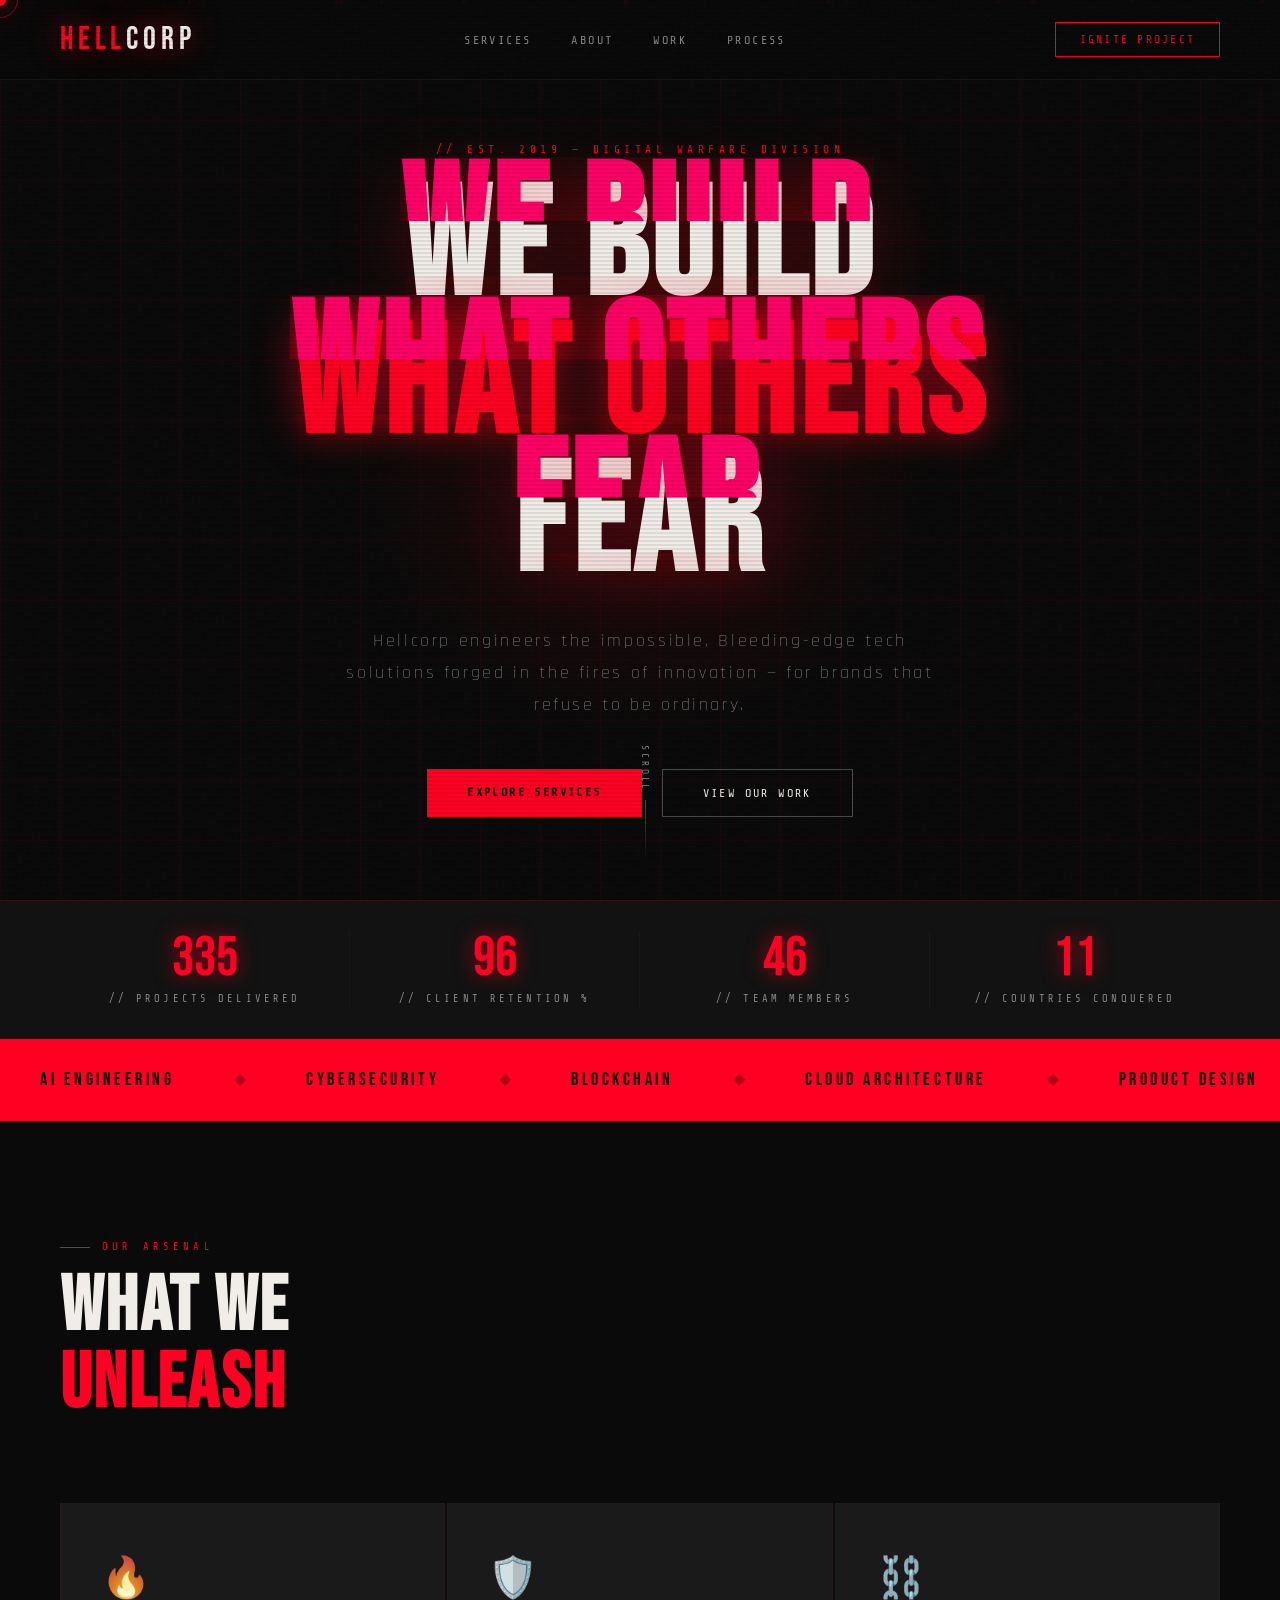
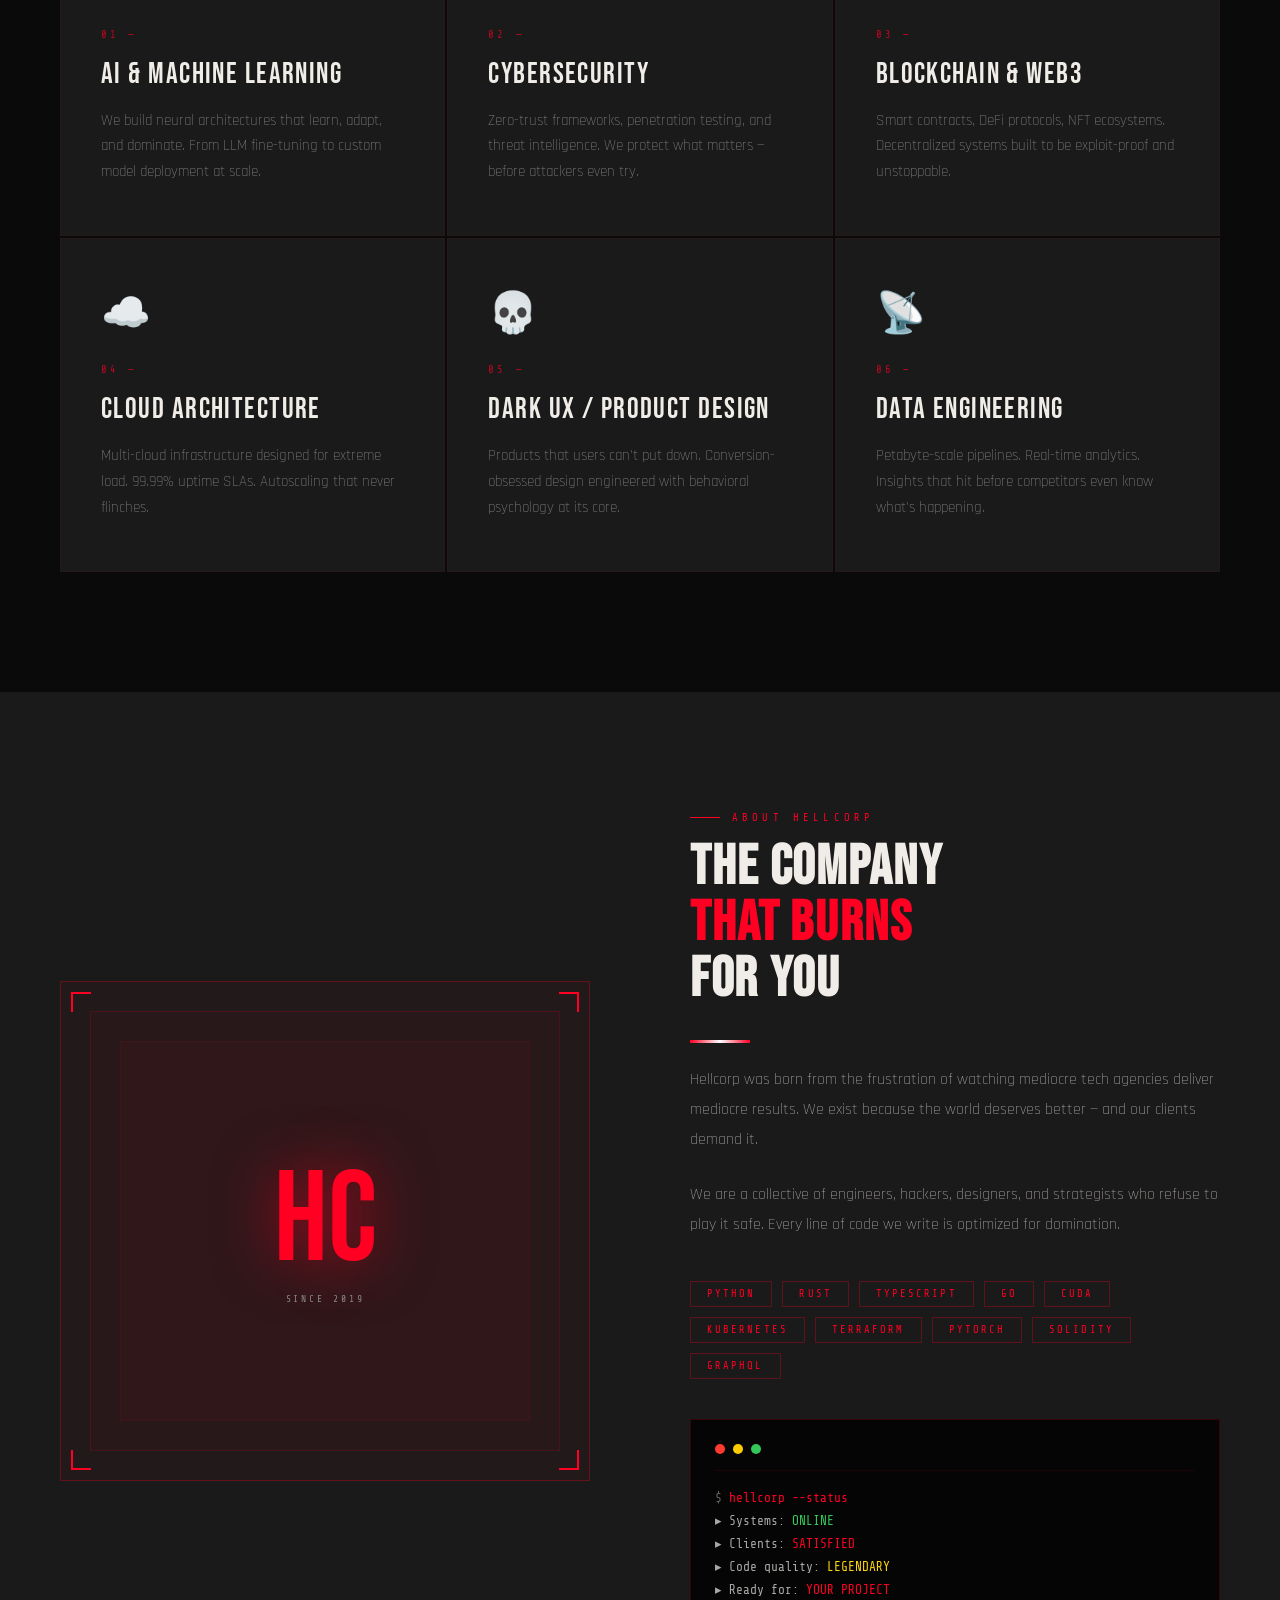
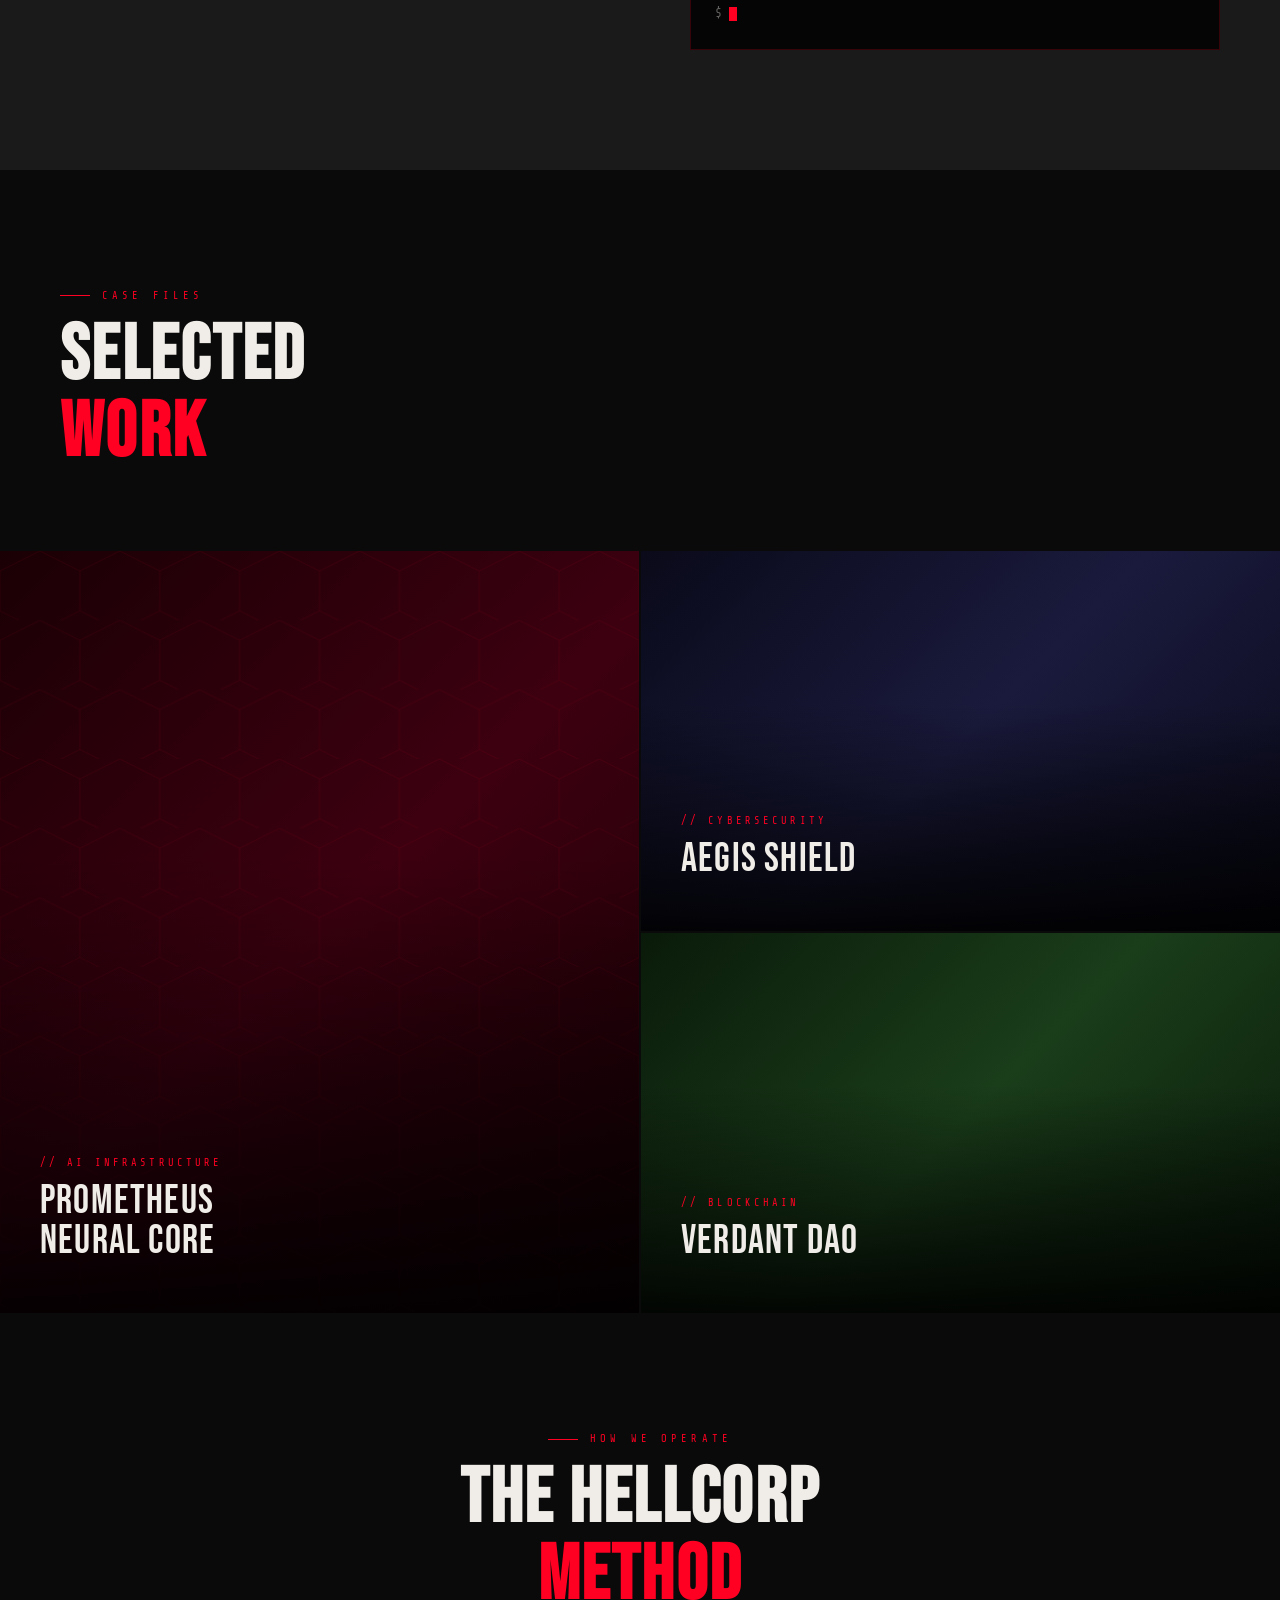
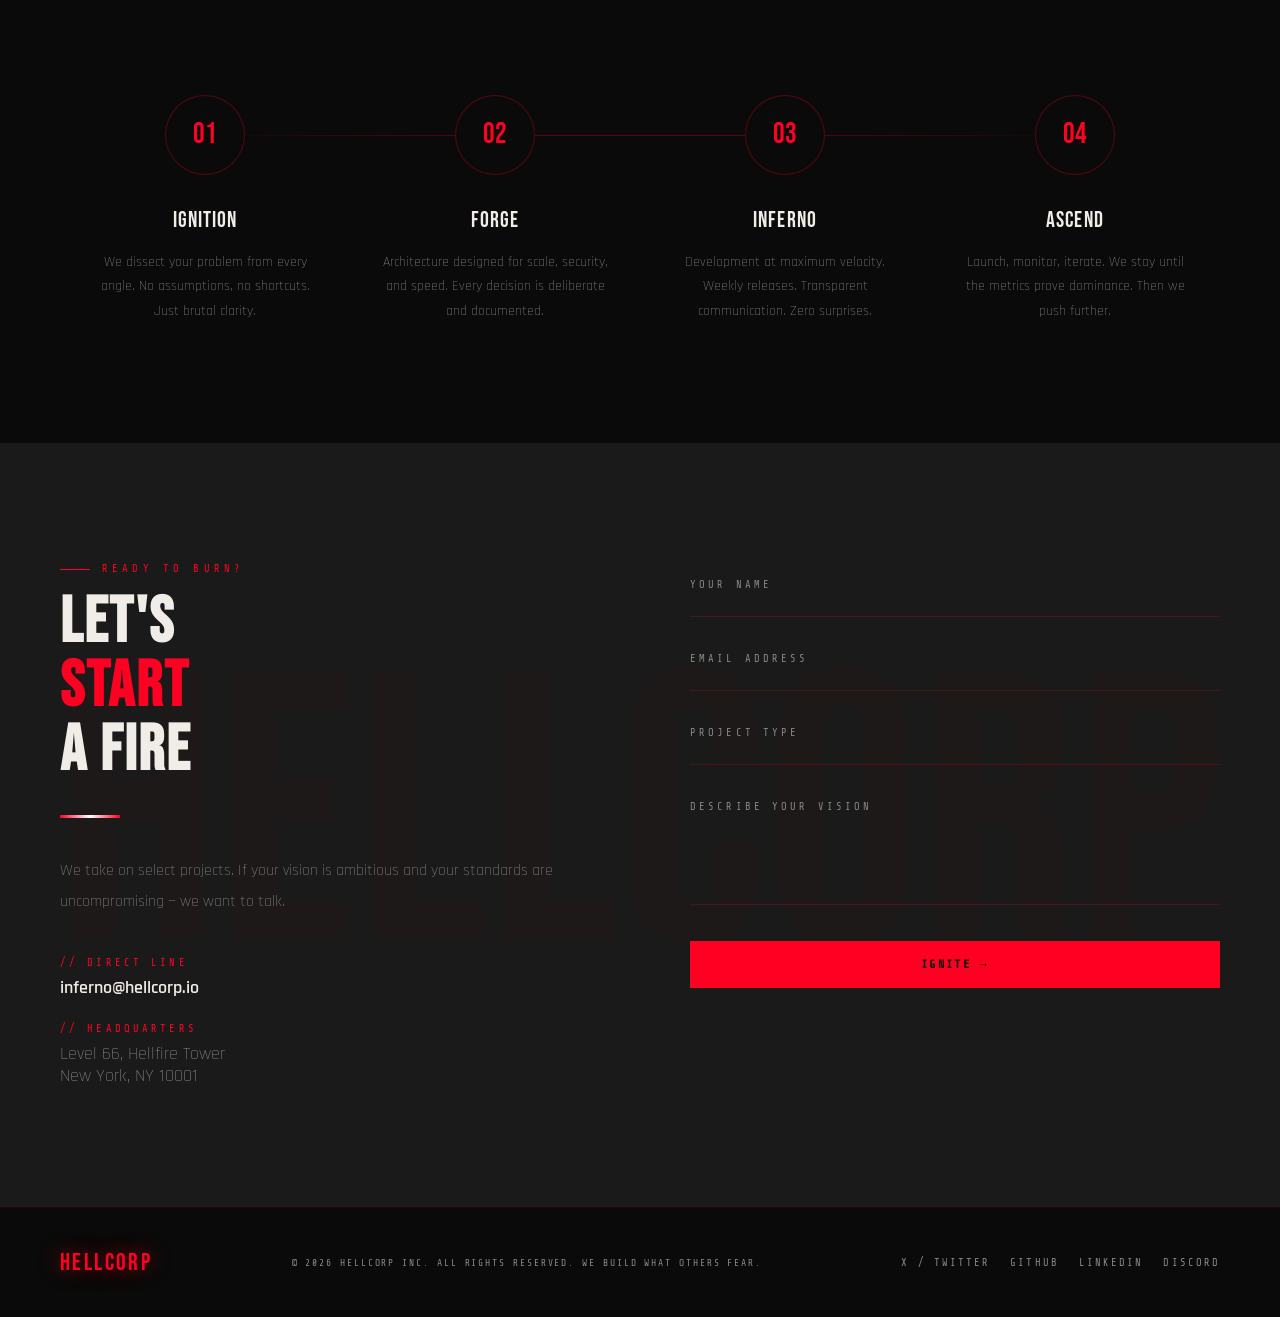
<file: index.html>
<!DOCTYPE html>
<html lang="en">
<head>
<meta charset="UTF-8">
<meta name="viewport" content="width=device-width, initial-scale=1.0">
<title>HELLCORP — WE BUILD WHAT OTHERS FEAR</title>
<link href="https://fonts.googleapis.com/css2?family=Bebas+Neue&family=Share+Tech+Mono&family=Rajdhani:wght@300;400;600;700&display=swap" rel="stylesheet">
<style>
  :root {
    --hell-red: #FF0022;
    --hell-orange: #FF4500;
    --ember: #FF6B00;
    --ash: #1A1A1A;
    --void: #0A0A0A;
    --smoke: #2D2D2D;
    --white: #F0EDE8;
    --dim: #888888;
    --glow: rgba(255,0,34,0.6);
  }

  * { margin:0; padding:0; box-sizing:border-box; }

  html { scroll-behavior: smooth; }

  body {
    background: var(--void);
    color: var(--white);
    font-family: 'Rajdhani', sans-serif;
    cursor: none;
    overflow-x: hidden;
  }

  /* CUSTOM CURSOR */
  .cursor {
    position: fixed;
    width: 12px; height: 12px;
    background: var(--hell-red);
    border-radius: 50%;
    pointer-events: none;
    z-index: 9999;
    transform: translate(-50%,-50%);
    transition: transform 0.1s;
    box-shadow: 0 0 20px var(--glow), 0 0 40px var(--glow);
  }
  .cursor-ring {
    position: fixed;
    width: 36px; height: 36px;
    border: 1px solid rgba(255,0,34,0.5);
    border-radius: 50%;
    pointer-events: none;
    z-index: 9998;
    transform: translate(-50%,-50%);
    transition: all 0.15s ease;
  }

  /* NOISE OVERLAY */
  body::before {
    content: '';
    position: fixed;
    inset: 0;
    background-image: url("data:image/svg+xml,%3Csvg viewBox='0 0 256 256' xmlns='http://www.w3.org/2000/svg'%3E%3Cfilter id='n'%3E%3CfeTurbulence type='fractalNoise' baseFrequency='0.9' numOctaves='4' stitchTiles='stitch'/%3E%3C/filter%3E%3Crect width='100%25' height='100%25' filter='url(%23n)' opacity='0.04'/%3E%3C/svg%3E");
    pointer-events: none;
    z-index: 9000;
    opacity: 0.35;
  }

  /* SCANLINES */
  body::after {
    content: '';
    position: fixed;
    inset: 0;
    background: repeating-linear-gradient(0deg, transparent, transparent 2px, rgba(0,0,0,0.08) 2px, rgba(0,0,0,0.08) 4px);
    pointer-events: none;
    z-index: 9001;
  }

  /* NAV */
  nav {
    position: fixed;
    top: 0; left: 0; right: 0;
    z-index: 1000;
    display: flex;
    justify-content: space-between;
    align-items: center;
    padding: 20px 60px;
    border-bottom: 1px solid rgba(255,0,34,0.15);
    background: rgba(10,10,10,0.85);
    backdrop-filter: blur(10px);
  }

  .logo {
    font-family: 'Bebas Neue', sans-serif;
    font-size: 2rem;
    letter-spacing: 0.15em;
    color: var(--hell-red);
    text-shadow: 0 0 30px var(--glow);
    animation: flicker 4s infinite;
  }

  .logo span { color: var(--white); }

  @keyframes flicker {
    0%,95%,100% { opacity:1; }
    96% { opacity:0.8; }
    97% { opacity:1; }
    98% { opacity:0.6; }
    99% { opacity:1; }
  }

  .nav-links {
    display: flex;
    gap: 40px;
    list-style: none;
  }

  .nav-links a {
    font-family: 'Share Tech Mono', monospace;
    font-size: 0.75rem;
    letter-spacing: 0.2em;
    color: var(--dim);
    text-decoration: none;
    text-transform: uppercase;
    transition: color 0.3s, text-shadow 0.3s;
    position: relative;
  }

  .nav-links a::after {
    content: '';
    position: absolute;
    bottom: -4px; left: 0;
    width: 0; height: 1px;
    background: var(--hell-red);
    transition: width 0.3s;
  }

  .nav-links a:hover { color: var(--hell-red); text-shadow: 0 0 15px var(--glow); }
  .nav-links a:hover::after { width: 100%; }

  .nav-btn {
    font-family: 'Share Tech Mono', monospace;
    font-size: 0.7rem;
    letter-spacing: 0.2em;
    text-transform: uppercase;
    border: 1px solid var(--hell-red);
    color: var(--hell-red);
    background: transparent;
    padding: 10px 24px;
    cursor: none;
    transition: all 0.3s;
    position: relative;
    overflow: hidden;
  }

  .nav-btn::before {
    content: '';
    position: absolute;
    inset: 0;
    background: var(--hell-red);
    transform: scaleX(0);
    transform-origin: left;
    transition: transform 0.3s;
    z-index: -1;
  }

  .nav-btn:hover { color: var(--void); }
  .nav-btn:hover::before { transform: scaleX(1); }

  /* HERO */
  .hero {
    min-height: 100vh;
    display: flex;
    align-items: center;
    justify-content: center;
    position: relative;
    overflow: hidden;
    padding: 120px 60px 60px;
  }

  /* ANIMATED GRID BG */
  .grid-bg {
    position: absolute;
    inset: 0;
    background-image:
      linear-gradient(rgba(255,0,34,0.04) 1px, transparent 1px),
      linear-gradient(90deg, rgba(255,0,34,0.04) 1px, transparent 1px);
    background-size: 60px 60px;
    animation: gridMove 20s linear infinite;
  }

  @keyframes gridMove {
    0% { transform: perspective(500px) rotateX(20deg) translateY(0); }
    100% { transform: perspective(500px) rotateX(20deg) translateY(60px); }
  }

  /* RADIAL GLOW BG */
  .hero-glow {
    position: absolute;
    width: 600px; height: 600px;
    border-radius: 50%;
    background: radial-gradient(circle, rgba(255,0,34,0.12) 0%, transparent 70%);
    top: 50%; left: 50%;
    transform: translate(-50%, -50%);
    animation: pulse 3s ease-in-out infinite;
  }

  @keyframes pulse {
    0%,100% { transform: translate(-50%,-50%) scale(1); opacity:0.6; }
    50% { transform: translate(-50%,-50%) scale(1.2); opacity:1; }
  }

  /* FLOATING PARTICLES */
  .particles { position: absolute; inset: 0; overflow: hidden; pointer-events: none; }
  .particle {
    position: absolute;
    width: 2px; height: 2px;
    background: var(--hell-red);
    border-radius: 50%;
    animation: rise linear infinite;
    box-shadow: 0 0 6px var(--glow);
  }

  @keyframes rise {
    0% { transform: translateY(100vh) translateX(0); opacity: 0; }
    10% { opacity: 1; }
    90% { opacity: 1; }
    100% { transform: translateY(-100px) translateX(40px); opacity: 0; }
  }

  .hero-content {
    position: relative;
    z-index: 10;
    text-align: center;
    max-width: 1000px;
  }

  .hero-tag {
    font-family: 'Share Tech Mono', monospace;
    font-size: 0.7rem;
    letter-spacing: 0.4em;
    color: var(--hell-red);
    text-transform: uppercase;
    margin-bottom: 24px;
    animation: fadeUp 0.8s ease 0.2s both;
  }

  .hero-title {
    font-family: 'Bebas Neue', sans-serif;
    font-size: clamp(5rem, 12vw, 11rem);
    line-height: 0.9;
    letter-spacing: 0.03em;
    color: var(--white);
    text-shadow: 0 0 80px rgba(255,0,34,0.3);
    animation: fadeUp 0.8s ease 0.4s both;
    position: relative;
  }

  .hero-title .red { color: var(--hell-red); text-shadow: 0 0 40px var(--glow); }

  .glitch {
    position: relative;
  }
  .glitch::before, .glitch::after {
    content: attr(data-text);
    position: absolute;
    top: 0; left: 0;
    width: 100%;
    height: 100%;
    font-family: 'Bebas Neue', sans-serif;
    font-size: inherit;
    line-height: inherit;
    letter-spacing: inherit;
  }
  .glitch::before {
    color: #FF0066;
    animation: glitch1 3s infinite 1s;
    clip-path: polygon(0 0, 100% 0, 100% 35%, 0 35%);
    transform: translateX(-3px);
  }
  .glitch::after {
    color: #00FFFF;
    animation: glitch2 3s infinite 1s;
    clip-path: polygon(0 65%, 100% 65%, 100% 100%, 0 100%);
    transform: translateX(3px);
  }

  @keyframes glitch1 {
    0%,100% { opacity:0; transform: translateX(-3px); }
    92%,95% { opacity:0; }
    93%,94% { opacity:0.8; transform: translateX(-6px) skewX(-5deg); }
  }
  @keyframes glitch2 {
    0%,100% { opacity:0; transform: translateX(3px); }
    92%,95% { opacity:0; }
    93%,94% { opacity:0.8; transform: translateX(6px) skewX(5deg); }
  }

  .hero-sub {
    font-family: 'Rajdhani', sans-serif;
    font-size: 1.1rem;
    font-weight: 300;
    letter-spacing: 0.15em;
    color: var(--dim);
    margin-top: 32px;
    line-height: 1.8;
    max-width: 600px;
    margin-left: auto;
    margin-right: auto;
    animation: fadeUp 0.8s ease 0.6s both;
  }

  .hero-btns {
    display: flex;
    gap: 20px;
    justify-content: center;
    margin-top: 48px;
    animation: fadeUp 0.8s ease 0.8s both;
  }

  .btn-primary {
    font-family: 'Share Tech Mono', monospace;
    font-size: 0.75rem;
    letter-spacing: 0.2em;
    text-transform: uppercase;
    background: var(--hell-red);
    color: var(--void);
    border: none;
    padding: 16px 40px;
    cursor: none;
    font-weight: 700;
    position: relative;
    overflow: hidden;
    transition: all 0.3s;
    text-decoration: none;
    display: inline-block;
  }

  .btn-primary::after {
    content: '';
    position: absolute;
    inset: 0;
    background: linear-gradient(135deg, transparent 40%, rgba(255,255,255,0.2) 50%, transparent 60%);
    transform: translateX(-100%);
    transition: transform 0.5s;
  }

  .btn-primary:hover { box-shadow: 0 0 40px var(--glow); transform: translateY(-2px); }
  .btn-primary:hover::after { transform: translateX(200%); }

  .btn-secondary {
    font-family: 'Share Tech Mono', monospace;
    font-size: 0.75rem;
    letter-spacing: 0.2em;
    text-transform: uppercase;
    background: transparent;
    color: var(--white);
    border: 1px solid rgba(240,237,232,0.3);
    padding: 16px 40px;
    cursor: none;
    transition: all 0.3s;
    text-decoration: none;
    display: inline-block;
  }

  .btn-secondary:hover { border-color: var(--white); background: rgba(240,237,232,0.05); }

  /* SCROLL INDICATOR */
  .scroll-ind {
    position: absolute;
    bottom: 40px;
    left: 50%;
    transform: translateX(-50%);
    display: flex;
    flex-direction: column;
    align-items: center;
    gap: 8px;
    animation: fadeUp 1s ease 1.2s both;
  }

  .scroll-line {
    width: 1px;
    height: 60px;
    background: linear-gradient(to bottom, var(--hell-red), transparent);
    animation: scrollAnim 2s ease-in-out infinite;
  }

  @keyframes scrollAnim {
    0%,100% { transform: scaleY(1); opacity:1; }
    50% { transform: scaleY(0.5); opacity:0.5; }
  }

  .scroll-txt {
    font-family: 'Share Tech Mono', monospace;
    font-size: 0.6rem;
    letter-spacing: 0.3em;
    color: var(--dim);
    text-transform: uppercase;
    writing-mode: vertical-lr;
  }

  @keyframes fadeUp {
    from { opacity:0; transform: translateY(30px); }
    to { opacity:1; transform: translateY(0); }
  }

  /* STATS BAR */
  .stats {
    border-top: 1px solid rgba(255,0,34,0.15);
    border-bottom: 1px solid rgba(255,0,34,0.15);
    background: rgba(20,20,20,0.8);
    padding: 30px 60px;
    display: grid;
    grid-template-columns: repeat(4, 1fr);
    gap: 0;
  }

  .stat {
    text-align: center;
    padding: 0 40px;
    border-right: 1px solid rgba(255,0,34,0.1);
    position: relative;
  }

  .stat:last-child { border-right: none; }

  .stat-num {
    font-family: 'Bebas Neue', sans-serif;
    font-size: 3.5rem;
    color: var(--hell-red);
    text-shadow: 0 0 20px var(--glow);
    line-height: 1;
    display: block;
  }

  .stat-label {
    font-family: 'Share Tech Mono', monospace;
    font-size: 0.65rem;
    letter-spacing: 0.3em;
    color: var(--dim);
    text-transform: uppercase;
    margin-top: 4px;
  }

  /* SERVICES */
  .section {
    padding: 120px 60px;
    position: relative;
  }

  .section-header {
    margin-bottom: 80px;
    position: relative;
  }

  .section-tag {
    font-family: 'Share Tech Mono', monospace;
    font-size: 0.65rem;
    letter-spacing: 0.4em;
    color: var(--hell-red);
    text-transform: uppercase;
    margin-bottom: 16px;
    display: flex;
    align-items: center;
    gap: 12px;
  }

  .section-tag::before {
    content: '';
    width: 30px; height: 1px;
    background: var(--hell-red);
  }

  .section-title {
    font-family: 'Bebas Neue', sans-serif;
    font-size: clamp(3rem, 6vw, 6rem);
    line-height: 1;
    letter-spacing: 0.03em;
  }

  .services-grid {
    display: grid;
    grid-template-columns: repeat(3, 1fr);
    gap: 2px;
  }

  .service-card {
    background: var(--ash);
    padding: 50px 40px;
    position: relative;
    overflow: hidden;
    cursor: none;
    transition: all 0.4s;
    border: 1px solid rgba(255,0,34,0.05);
  }

  .service-card::before {
    content: '';
    position: absolute;
    bottom: 0; left: 0;
    width: 100%; height: 2px;
    background: var(--hell-red);
    transform: scaleX(0);
    transform-origin: left;
    transition: transform 0.4s;
  }

  .service-card::after {
    content: '';
    position: absolute;
    inset: 0;
    background: linear-gradient(135deg, rgba(255,0,34,0.05), transparent);
    opacity: 0;
    transition: opacity 0.4s;
  }

  .service-card:hover {
    transform: translateY(-4px);
    background: #222;
    border-color: rgba(255,0,34,0.2);
  }

  .service-card:hover::before { transform: scaleX(1); }
  .service-card:hover::after { opacity: 1; }

  .service-icon {
    font-size: 2.5rem;
    margin-bottom: 24px;
    display: block;
    filter: grayscale(0.3);
    transition: filter 0.3s;
  }

  .service-card:hover .service-icon { filter: none; }

  .service-num {
    font-family: 'Share Tech Mono', monospace;
    font-size: 0.65rem;
    letter-spacing: 0.3em;
    color: var(--hell-red);
    margin-bottom: 16px;
    opacity: 0.7;
  }

  .service-title {
    font-family: 'Bebas Neue', sans-serif;
    font-size: 1.8rem;
    letter-spacing: 0.05em;
    margin-bottom: 16px;
    color: var(--white);
  }

  .service-desc {
    font-size: 0.95rem;
    font-weight: 300;
    color: var(--dim);
    line-height: 1.7;
  }

  .service-arrow {
    position: absolute;
    bottom: 30px; right: 30px;
    font-size: 1.5rem;
    color: var(--hell-red);
    opacity: 0;
    transform: translate(-10px, 10px);
    transition: all 0.3s;
  }

  .service-card:hover .service-arrow { opacity: 1; transform: translate(0,0); }

  /* MARQUEE */
  .marquee-section {
    padding: 30px 0;
    background: var(--hell-red);
    overflow: hidden;
    white-space: nowrap;
  }

  .marquee-track {
    display: inline-flex;
    animation: marquee 20s linear infinite;
  }

  .marquee-item {
    font-family: 'Bebas Neue', sans-serif;
    font-size: 1.1rem;
    letter-spacing: 0.2em;
    color: var(--void);
    margin: 0 40px;
    text-transform: uppercase;
  }

  .marquee-dot {
    color: rgba(0,0,0,0.3);
    margin: 0 20px;
  }

  @keyframes marquee {
    from { transform: translateX(0); }
    to { transform: translateX(-50%); }
  }

  /* ABOUT */
  .about-grid {
    display: grid;
    grid-template-columns: 1fr 1fr;
    gap: 100px;
    align-items: center;
  }

  .about-visual {
    position: relative;
    height: 500px;
  }

  .about-box {
    position: absolute;
    border: 1px solid rgba(255,0,34,0.3);
    background: rgba(255,0,34,0.03);
  }

  .about-box-1 { inset: 0; animation: boxFloat1 6s ease-in-out infinite; }
  .about-box-2 { inset: 30px; border-color: rgba(255,0,34,0.15); animation: boxFloat2 8s ease-in-out infinite; }
  .about-box-3 { inset: 60px; border-color: rgba(255,0,34,0.08); animation: boxFloat1 10s ease-in-out infinite reverse; }

  @keyframes boxFloat1 {
    0%,100% { transform: translate(0,0) rotate(0deg); }
    50% { transform: translate(5px,-5px) rotate(0.5deg); }
  }

  @keyframes boxFloat2 {
    0%,100% { transform: translate(0,0) rotate(0deg); }
    50% { transform: translate(-5px,5px) rotate(-0.5deg); }
  }

  .about-center {
    position: absolute;
    top: 50%; left: 50%;
    transform: translate(-50%,-50%);
    text-align: center;
  }

  .hell-symbol {
    font-family: 'Bebas Neue', sans-serif;
    font-size: 8rem;
    color: var(--hell-red);
    text-shadow: 0 0 60px var(--glow);
    line-height: 1;
    animation: symbolPulse 3s ease-in-out infinite;
  }

  @keyframes symbolPulse {
    0%,100% { text-shadow: 0 0 60px var(--glow); }
    50% { text-shadow: 0 0 100px var(--glow), 0 0 150px rgba(255,0,34,0.3); }
  }

  .corner-mark {
    position: absolute;
    width: 20px; height: 20px;
    border-color: var(--hell-red);
    border-style: solid;
  }

  .corner-mark.tl { top: 10px; left: 10px; border-width: 2px 0 0 2px; }
  .corner-mark.tr { top: 10px; right: 10px; border-width: 2px 2px 0 0; }
  .corner-mark.bl { bottom: 10px; left: 10px; border-width: 0 0 2px 2px; }
  .corner-mark.br { bottom: 10px; right: 10px; border-width: 0 2px 2px 0; }

  .about-text p {
    font-size: 1rem;
    font-weight: 300;
    color: rgba(240,237,232,0.7);
    line-height: 1.9;
    margin-bottom: 24px;
  }

  .tech-tags {
    display: flex;
    flex-wrap: wrap;
    gap: 10px;
    margin-top: 40px;
  }

  .tag {
    font-family: 'Share Tech Mono', monospace;
    font-size: 0.65rem;
    letter-spacing: 0.2em;
    text-transform: uppercase;
    border: 1px solid rgba(255,0,34,0.3);
    color: var(--hell-red);
    padding: 6px 16px;
    position: relative;
    overflow: hidden;
    transition: all 0.3s;
    cursor: none;
  }

  .tag:hover {
    background: rgba(255,0,34,0.1);
    border-color: var(--hell-red);
  }

  /* PROJECTS */
  .projects-grid {
    display: grid;
    grid-template-columns: repeat(2, 1fr);
    gap: 2px;
  }

  .project-card {
    position: relative;
    height: 380px;
    overflow: hidden;
    cursor: none;
    background: var(--ash);
  }

  .project-card:first-child {
    grid-row: span 2;
    height: auto;
  }

  .project-bg {
    position: absolute;
    inset: 0;
    transition: transform 0.6s ease;
  }

  .project-card:hover .project-bg { transform: scale(1.05); }

  .project-bg-1 { background: linear-gradient(135deg, #1a0005, #3d0010, #1a0005); }
  .project-bg-2 { background: linear-gradient(135deg, #0a0a1a, #1a1a3d, #0a0a1a); }
  .project-bg-3 { background: linear-gradient(135deg, #0a1a0a, #1a3d1a, #0a1a0a); }
  .project-bg-4 { background: linear-gradient(135deg, #1a1a0a, #3d3d0a, #1a1a0a); }

  .project-pattern {
    position: absolute;
    inset: 0;
    opacity: 0.1;
  }

  .project-overlay {
    position: absolute;
    inset: 0;
    background: linear-gradient(to top, rgba(0,0,0,0.9) 0%, transparent 60%);
    display: flex;
    flex-direction: column;
    justify-content: flex-end;
    padding: 40px;
    transition: all 0.4s;
  }

  .project-card:hover .project-overlay {
    background: linear-gradient(to top, rgba(0,0,0,0.95) 0%, rgba(0,0,0,0.3) 100%);
  }

  .project-cat {
    font-family: 'Share Tech Mono', monospace;
    font-size: 0.65rem;
    letter-spacing: 0.3em;
    color: var(--hell-red);
    text-transform: uppercase;
    margin-bottom: 12px;
  }

  .project-name {
    font-family: 'Bebas Neue', sans-serif;
    font-size: 2.5rem;
    letter-spacing: 0.03em;
    color: var(--white);
    margin-bottom: 12px;
    line-height: 1;
  }

  .project-desc {
    font-size: 0.9rem;
    color: rgba(240,237,232,0.6);
    font-weight: 300;
    line-height: 1.6;
    max-height: 0;
    overflow: hidden;
    transition: max-height 0.4s;
  }

  .project-card:hover .project-desc { max-height: 100px; }

  /* PROCESS */
  .process-grid {
    display: grid;
    grid-template-columns: repeat(4, 1fr);
    gap: 0;
    position: relative;
  }

  .process-grid::before {
    content: '';
    position: absolute;
    top: 40px;
    left: 12.5%;
    right: 12.5%;
    height: 1px;
    background: linear-gradient(to right, transparent, rgba(255,0,34,0.3), rgba(255,0,34,0.3), transparent);
  }

  .process-step {
    padding: 0 30px;
    text-align: center;
    position: relative;
  }

  .step-num {
    width: 80px; height: 80px;
    border: 1px solid rgba(255,0,34,0.3);
    border-radius: 50%;
    display: flex;
    align-items: center;
    justify-content: center;
    margin: 0 auto 32px;
    font-family: 'Bebas Neue', sans-serif;
    font-size: 1.8rem;
    color: var(--hell-red);
    background: var(--void);
    position: relative;
    z-index: 1;
    transition: all 0.3s;
    cursor: none;
  }

  .step-num:hover {
    background: var(--hell-red);
    color: var(--void);
    box-shadow: 0 0 30px var(--glow);
    border-color: var(--hell-red);
  }

  .step-title {
    font-family: 'Bebas Neue', sans-serif;
    font-size: 1.4rem;
    letter-spacing: 0.05em;
    margin-bottom: 16px;
  }

  .step-desc {
    font-size: 0.9rem;
    font-weight: 300;
    color: var(--dim);
    line-height: 1.7;
  }

  /* CONTACT */
  .contact-section {
    background: var(--ash);
    padding: 120px 60px;
    position: relative;
    overflow: hidden;
  }

  .contact-section::before {
    content: 'HELLCORP';
    position: absolute;
    font-family: 'Bebas Neue', sans-serif;
    font-size: 30vw;
    color: rgba(255,0,34,0.02);
    top: 50%;
    left: 50%;
    transform: translate(-50%,-50%);
    white-space: nowrap;
    pointer-events: none;
    line-height: 1;
  }

  .contact-inner {
    display: grid;
    grid-template-columns: 1fr 1fr;
    gap: 100px;
    align-items: start;
    position: relative;
    z-index: 1;
  }

  .contact-form {
    display: flex;
    flex-direction: column;
    gap: 20px;
  }

  .form-group {
    position: relative;
  }

  .form-input, .form-textarea {
    width: 100%;
    background: var(--void);
    border: 1px solid rgba(255,0,34,0.1);
    border-top: none;
    border-left: none;
    border-right: none;
    border-bottom: 1px solid rgba(255,0,34,0.2);
    color: var(--white);
    font-family: 'Rajdhani', sans-serif;
    font-size: 1rem;
    font-weight: 300;
    padding: 16px 0;
    outline: none;
    transition: border-color 0.3s;
    background: transparent;
  }

  .form-input:focus, .form-textarea:focus {
    border-bottom-color: var(--hell-red);
  }

  .form-textarea { height: 120px; resize: none; }

  .form-label {
    position: absolute;
    top: 16px; left: 0;
    font-family: 'Share Tech Mono', monospace;
    font-size: 0.65rem;
    letter-spacing: 0.3em;
    text-transform: uppercase;
    color: var(--dim);
    transition: all 0.3s;
    pointer-events: none;
  }

  .form-input:focus ~ .form-label,
  .form-input:not(:placeholder-shown) ~ .form-label,
  .form-textarea:focus ~ .form-label,
  .form-textarea:not(:placeholder-shown) ~ .form-label {
    top: -12px;
    font-size: 0.55rem;
    color: var(--hell-red);
  }

  .form-input::placeholder, .form-textarea::placeholder { color: transparent; }

  /* FOOTER */
  footer {
    background: var(--void);
    border-top: 1px solid rgba(255,0,34,0.1);
    padding: 40px 60px;
    display: flex;
    justify-content: space-between;
    align-items: center;
  }

  .footer-logo {
    font-family: 'Bebas Neue', sans-serif;
    font-size: 1.5rem;
    letter-spacing: 0.1em;
    color: var(--hell-red);
    text-shadow: 0 0 20px var(--glow);
  }

  .footer-copy {
    font-family: 'Share Tech Mono', monospace;
    font-size: 0.6rem;
    letter-spacing: 0.2em;
    color: var(--dim);
  }

  .footer-socials {
    display: flex;
    gap: 20px;
  }

  .footer-socials a {
    font-family: 'Share Tech Mono', monospace;
    font-size: 0.65rem;
    letter-spacing: 0.2em;
    color: var(--dim);
    text-decoration: none;
    text-transform: uppercase;
    transition: color 0.3s;
    cursor: none;
  }

  .footer-socials a:hover { color: var(--hell-red); }

  /* TERMINAL */
  .terminal {
    background: rgba(0,0,0,0.8);
    border: 1px solid rgba(255,0,34,0.2);
    padding: 24px;
    font-family: 'Share Tech Mono', monospace;
    font-size: 0.8rem;
    line-height: 1.8;
    margin-top: 60px;
  }

  .terminal-bar {
    display: flex;
    gap: 8px;
    margin-bottom: 16px;
    padding-bottom: 16px;
    border-bottom: 1px solid rgba(255,0,34,0.1);
  }

  .t-dot {
    width: 10px; height: 10px;
    border-radius: 50%;
  }

  .t-red { background: #FF3B30; }
  .t-yellow { background: #FFCC00; }
  .t-green { background: #34C759; }

  .t-line { color: rgba(240,237,232,0.4); }
  .t-cmd { color: var(--hell-red); }
  .t-output { color: rgba(240,237,232,0.7); }

  .blink {
    display: inline-block;
    width: 8px; height: 14px;
    background: var(--hell-red);
    vertical-align: middle;
    animation: blink 1s step-end infinite;
  }

  @keyframes blink {
    0%,100% { opacity:1; }
    50% { opacity:0; }
  }

  /* ANIMATIONS ON SCROLL */
  .reveal {
    opacity: 0;
    transform: translateY(40px);
    transition: all 0.7s ease;
  }

  .reveal.visible {
    opacity: 1;
    transform: translateY(0);
  }

  /* RED LINE ACCENT */
  .red-accent {
    display: inline-block;
    width: 60px; height: 3px;
    background: var(--hell-red);
    margin-bottom: 16px;
    position: relative;
    overflow: hidden;
  }

  .red-accent::after {
    content: '';
    position: absolute;
    inset: 0;
    background: linear-gradient(to right, transparent, white, transparent);
    animation: shine 2s infinite;
  }

  @keyframes shine {
    from { transform: translateX(-100%); }
    to { transform: translateX(100%); }
  }

  /* HEXAGON BG PATTERN */
  .hex-pattern {
    position: absolute;
    right: 0; top: 0;
    opacity: 0.03;
    pointer-events: none;
  }
</style>
</head>
<body>

<!-- CUSTOM CURSOR -->
<div class="cursor" id="cursor"></div>
<div class="cursor-ring" id="cursorRing"></div>

<!-- NAV -->
<nav>
  <div class="logo">HELL<span>CORP</span></div>
  <ul class="nav-links">
    <li><a href="#services">Services</a></li>
    <li><a href="#about">About</a></li>
    <li><a href="#work">Work</a></li>
    <li><a href="#process">Process</a></li>
  </ul>
  <button class="nav-btn" onclick="document.getElementById('contact').scrollIntoView({behavior:'smooth'})">IGNITE PROJECT</button>
</nav>

<!-- PARTICLES -->
<div class="particles" id="particles"></div>

<!-- HERO -->
<section class="hero">
  <div class="grid-bg"></div>
  <div class="hero-glow"></div>
  
  <div class="hero-content">
    <div class="hero-tag">// EST. 2019 — DIGITAL WARFARE DIVISION</div>
    <h1 class="hero-title">
      <span class="glitch" data-text="WE BUILD">WE BUILD</span><br>
      <span class="red glitch" data-text="WHAT OTHERS">WHAT OTHERS</span><br>
      <span class="glitch" data-text="FEAR">FEAR</span>
    </h1>
    <p class="hero-sub">Hellcorp engineers the impossible. Bleeding-edge tech solutions forged in the fires of innovation — for brands that refuse to be ordinary.</p>
    <div class="hero-btns">
      <a href="#services" class="btn-primary">EXPLORE SERVICES</a>
      <a href="#work" class="btn-secondary">VIEW OUR WORK</a>
    </div>
  </div>

  <div class="scroll-ind">
    <div class="scroll-txt">SCROLL</div>
    <div class="scroll-line"></div>
  </div>
</section>

<!-- STATS -->
<div class="stats">
  <div class="stat reveal">
    <span class="stat-num" data-target="340">0</span>
    <span class="stat-label">// Projects Delivered</span>
  </div>
  <div class="stat reveal">
    <span class="stat-num" data-target="98">0</span>
    <span class="stat-label">// Client Retention %</span>
  </div>
  <div class="stat reveal">
    <span class="stat-num" data-target="47">0</span>
    <span class="stat-label">// Team Members</span>
  </div>
  <div class="stat reveal">
    <span class="stat-num" data-target="12">0</span>
    <span class="stat-label">// Countries Conquered</span>
  </div>
</div>

<!-- MARQUEE -->
<div class="marquee-section">
  <div class="marquee-track">
    <span class="marquee-item">AI Engineering</span><span class="marquee-dot">◆</span>
    <span class="marquee-item">Cybersecurity</span><span class="marquee-dot">◆</span>
    <span class="marquee-item">Blockchain</span><span class="marquee-dot">◆</span>
    <span class="marquee-item">Cloud Architecture</span><span class="marquee-dot">◆</span>
    <span class="marquee-item">Product Design</span><span class="marquee-dot">◆</span>
    <span class="marquee-item">Data Systems</span><span class="marquee-dot">◆</span>
    <span class="marquee-item">DevOps</span><span class="marquee-dot">◆</span>
    <span class="marquee-item">Machine Learning</span><span class="marquee-dot">◆</span>
    <span class="marquee-item">AI Engineering</span><span class="marquee-dot">◆</span>
    <span class="marquee-item">Cybersecurity</span><span class="marquee-dot">◆</span>
    <span class="marquee-item">Blockchain</span><span class="marquee-dot">◆</span>
    <span class="marquee-item">Cloud Architecture</span><span class="marquee-dot">◆</span>
    <span class="marquee-item">Product Design</span><span class="marquee-dot">◆</span>
    <span class="marquee-item">Data Systems</span><span class="marquee-dot">◆</span>
    <span class="marquee-item">DevOps</span><span class="marquee-dot">◆</span>
    <span class="marquee-item">Machine Learning</span><span class="marquee-dot">◆</span>
  </div>
</div>

<!-- SERVICES -->
<section class="section" id="services">
  <div class="section-header reveal">
    <div class="section-tag">Our Arsenal</div>
    <h2 class="section-title">WHAT WE<br><span style="color:var(--hell-red)">UNLEASH</span></h2>
  </div>

  <div class="services-grid">
    <div class="service-card reveal">
      <span class="service-icon">🔥</span>
      <div class="service-num">01 —</div>
      <div class="service-title">AI & Machine Learning</div>
      <p class="service-desc">We build neural architectures that learn, adapt, and dominate. From LLM fine-tuning to custom model deployment at scale.</p>
      <span class="service-arrow">→</span>
    </div>
    <div class="service-card reveal">
      <span class="service-icon">🛡️</span>
      <div class="service-num">02 —</div>
      <div class="service-title">Cybersecurity</div>
      <p class="service-desc">Zero-trust frameworks, penetration testing, and threat intelligence. We protect what matters — before attackers even try.</p>
      <span class="service-arrow">→</span>
    </div>
    <div class="service-card reveal">
      <span class="service-icon">⛓️</span>
      <div class="service-num">03 —</div>
      <div class="service-title">Blockchain & Web3</div>
      <p class="service-desc">Smart contracts, DeFi protocols, NFT ecosystems. Decentralized systems built to be exploit-proof and unstoppable.</p>
      <span class="service-arrow">→</span>
    </div>
    <div class="service-card reveal">
      <span class="service-icon">☁️</span>
      <div class="service-num">04 —</div>
      <div class="service-title">Cloud Architecture</div>
      <p class="service-desc">Multi-cloud infrastructure designed for extreme load. 99.99% uptime SLAs. Autoscaling that never flinches.</p>
      <span class="service-arrow">→</span>
    </div>
    <div class="service-card reveal">
      <span class="service-icon">💀</span>
      <div class="service-num">05 —</div>
      <div class="service-title">Dark UX / Product Design</div>
      <p class="service-desc">Products that users can't put down. Conversion-obsessed design engineered with behavioral psychology at its core.</p>
      <span class="service-arrow">→</span>
    </div>
    <div class="service-card reveal">
      <span class="service-icon">📡</span>
      <div class="service-num">06 —</div>
      <div class="service-title">Data Engineering</div>
      <p class="service-desc">Petabyte-scale pipelines. Real-time analytics. Insights that hit before competitors even know what's happening.</p>
      <span class="service-arrow">→</span>
    </div>
  </div>
</section>

<!-- ABOUT -->
<section class="section" id="about" style="background: var(--ash);">
  <div class="about-grid">
    <div class="about-visual reveal">
      <div class="about-box about-box-1">
        <div class="corner-mark tl"></div>
        <div class="corner-mark tr"></div>
        <div class="corner-mark bl"></div>
        <div class="corner-mark br"></div>
      </div>
      <div class="about-box about-box-2"></div>
      <div class="about-box about-box-3"></div>
      <div class="about-center">
        <div class="hell-symbol">HC</div>
        <div style="font-family:'Share Tech Mono',monospace;font-size:0.6rem;letter-spacing:0.3em;color:var(--dim);margin-top:8px;">SINCE 2019</div>
      </div>
    </div>
    <div class="about-text reveal">
      <div class="section-tag">About Hellcorp</div>
      <h2 class="section-title" style="font-size:3.5rem;margin-bottom:32px;">THE COMPANY<br><span style="color:var(--hell-red)">THAT BURNS</span><br>FOR YOU</h2>
      <div class="red-accent"></div>
      <p>Hellcorp was born from the frustration of watching mediocre tech agencies deliver mediocre results. We exist because the world deserves better — and our clients demand it.</p>
      <p>We are a collective of engineers, hackers, designers, and strategists who refuse to play it safe. Every line of code we write is optimized for domination.</p>
      <div class="tech-tags">
        <span class="tag">Python</span>
        <span class="tag">Rust</span>
        <span class="tag">TypeScript</span>
        <span class="tag">Go</span>
        <span class="tag">CUDA</span>
        <span class="tag">Kubernetes</span>
        <span class="tag">Terraform</span>
        <span class="tag">PyTorch</span>
        <span class="tag">Solidity</span>
        <span class="tag">GraphQL</span>
      </div>
      <div class="terminal" style="margin-top:40px;">
        <div class="terminal-bar">
          <div class="t-dot t-red"></div>
          <div class="t-dot t-yellow"></div>
          <div class="t-dot t-green"></div>
        </div>
        <div class="t-line">$ <span class="t-cmd">hellcorp --status</span></div>
        <div class="t-output">▸ Systems: <span style="color:#34C759">ONLINE</span></div>
        <div class="t-output">▸ Clients: <span style="color:var(--hell-red)">SATISFIED</span></div>
        <div class="t-output">▸ Code quality: <span style="color:#FFD60A">LEGENDARY</span></div>
        <div class="t-output">▸ Ready for: <span style="color:var(--hell-red)">YOUR PROJECT</span></div>
        <div class="t-line">$ <span class="blink"></span></div>
      </div>
    </div>
  </div>
</section>

<!-- WORK -->
<section class="section" id="work" style="padding-bottom:0;">
  <div class="section-header reveal">
    <div class="section-tag">Case Files</div>
    <h2 class="section-title">SELECTED<br><span style="color:var(--hell-red)">WORK</span></h2>
  </div>
</section>

<div class="projects-grid reveal">
  <div class="project-card">
    <div class="project-bg project-bg-1">
      <svg class="project-pattern" viewBox="0 0 400 800" xmlns="http://www.w3.org/2000/svg">
        <pattern id="hex1" x="0" y="0" width="50" height="43.4" patternUnits="userSpaceOnUse">
          <polygon points="25,0 50,12.5 50,37.5 25,50 0,37.5 0,12.5" fill="none" stroke="#FF0022" stroke-width="0.5"/>
        </pattern>
        <rect width="400" height="800" fill="url(#hex1)"/>
      </svg>
    </div>
    <div class="project-overlay">
      <div class="project-cat">// AI Infrastructure</div>
      <div class="project-name">PROMETHEUS<br>NEURAL CORE</div>
      <div class="project-desc">A distributed AI inference platform handling 50M+ requests daily for a Fortune 500 financial institution.</div>
    </div>
  </div>
  <div class="project-card">
    <div class="project-bg project-bg-2"></div>
    <div class="project-overlay">
      <div class="project-cat">// Cybersecurity</div>
      <div class="project-name">AEGIS SHIELD</div>
      <div class="project-desc">Zero-day threat detection system deployed across 12 enterprise networks.</div>
    </div>
  </div>
  <div class="project-card">
    <div class="project-bg project-bg-3"></div>
    <div class="project-overlay">
      <div class="project-cat">// Blockchain</div>
      <div class="project-name">VERDANT DAO</div>
      <div class="project-desc">$400M TVL DeFi protocol with custom audited smart contracts and governance layer.</div>
    </div>
  </div>
</div>

<!-- PROCESS -->
<section class="section" id="process">
  <div class="section-header reveal" style="text-align:center;">
    <div class="section-tag" style="justify-content:center;">How We Operate</div>
    <h2 class="section-title">THE HELLCORP<br><span style="color:var(--hell-red)">METHOD</span></h2>
  </div>
  <div class="process-grid">
    <div class="process-step reveal">
      <div class="step-num">01</div>
      <div class="step-title">IGNITION</div>
      <p class="step-desc">We dissect your problem from every angle. No assumptions, no shortcuts. Just brutal clarity.</p>
    </div>
    <div class="process-step reveal">
      <div class="step-num">02</div>
      <div class="step-title">FORGE</div>
      <p class="step-desc">Architecture designed for scale, security, and speed. Every decision is deliberate and documented.</p>
    </div>
    <div class="process-step reveal">
      <div class="step-num">03</div>
      <div class="step-title">INFERNO</div>
      <p class="step-desc">Development at maximum velocity. Weekly releases. Transparent communication. Zero surprises.</p>
    </div>
    <div class="process-step reveal">
      <div class="step-num">04</div>
      <div class="step-title">ASCEND</div>
      <p class="step-desc">Launch, monitor, iterate. We stay until the metrics prove dominance. Then we push further.</p>
    </div>
  </div>
</section>

<!-- CONTACT -->
<section class="contact-section" id="contact">
  <div class="contact-inner">
    <div class="reveal">
      <div class="section-tag">Ready to Burn?</div>
      <h2 class="section-title" style="font-size:4rem;margin-bottom:32px;">LET'S<br><span style="color:var(--hell-red)">START</span><br>A FIRE</h2>
      <div class="red-accent"></div>
      <p style="color:var(--dim);font-weight:300;line-height:1.9;margin-top:16px;">We take on select projects. If your vision is ambitious and your standards are uncompromising — we want to talk.</p>
      <div style="margin-top:40px;">
        <div style="font-family:'Share Tech Mono',monospace;font-size:0.65rem;letter-spacing:0.3em;color:var(--hell-red);margin-bottom:8px;">// DIRECT LINE</div>
        <div style="font-size:1.1rem;font-weight:600;margin-bottom:24px;">inferno@hellcorp.io</div>
        <div style="font-family:'Share Tech Mono',monospace;font-size:0.65rem;letter-spacing:0.3em;color:var(--hell-red);margin-bottom:8px;">// HEADQUARTERS</div>
        <div style="font-size:1.1rem;font-weight:300;color:var(--dim);">Level 66, Hellfire Tower<br>New York, NY 10001</div>
      </div>
    </div>
    <div class="contact-form reveal">
      <div class="form-group">
        <input type="text" class="form-input" placeholder="Name" id="name">
        <label class="form-label" for="name">Your Name</label>
      </div>
      <div class="form-group">
        <input type="email" class="form-input" placeholder="Email" id="email">
        <label class="form-label" for="email">Email Address</label>
      </div>
      <div class="form-group">
        <input type="text" class="form-input" placeholder="Project" id="project">
        <label class="form-label" for="project">Project Type</label>
      </div>
      <div class="form-group">
        <textarea class="form-textarea" placeholder="Message" id="message"></textarea>
        <label class="form-label" for="message">Describe Your Vision</label>
      </div>
      <button class="btn-primary" style="margin-top:10px;border:none;font-size:0.75rem;" onclick="handleSubmit()">IGNITE →</button>
    </div>
  </div>
</section>

<!-- FOOTER -->
<footer>
  <div class="footer-logo">HELLCORP</div>
  <div class="footer-copy">© 2026 HELLCORP INC. ALL RIGHTS RESERVED. WE BUILD WHAT OTHERS FEAR.</div>
  <div class="footer-socials">
    <a href="#">X / Twitter</a>
    <a href="#">GitHub</a>
    <a href="#">LinkedIn</a>
    <a href="#">Discord</a>
  </div>
</footer>

<script>
// CURSOR
const cursor = document.getElementById('cursor');
const ring = document.getElementById('cursorRing');
let mx = 0, my = 0, rx = 0, ry = 0;

document.addEventListener('mousemove', e => {
  mx = e.clientX; my = e.clientY;
  cursor.style.left = mx + 'px';
  cursor.style.top = my + 'px';
});

function animateRing() {
  rx += (mx - rx) * 0.15;
  ry += (my - ry) * 0.15;
  ring.style.left = rx + 'px';
  ring.style.top = ry + 'px';
  requestAnimationFrame(animateRing);
}
animateRing();

document.querySelectorAll('a, button, .service-card, .step-num, .tag').forEach(el => {
  el.addEventListener('mouseenter', () => {
    cursor.style.transform = 'translate(-50%,-50%) scale(2)';
    ring.style.transform = 'translate(-50%,-50%) scale(1.5)';
    ring.style.borderColor = 'rgba(255,0,34,0.8)';
  });
  el.addEventListener('mouseleave', () => {
    cursor.style.transform = 'translate(-50%,-50%) scale(1)';
    ring.style.transform = 'translate(-50%,-50%) scale(1)';
    ring.style.borderColor = 'rgba(255,0,34,0.5)';
  });
});

// PARTICLES
const pContainer = document.getElementById('particles');
for (let i = 0; i < 30; i++) {
  const p = document.createElement('div');
  p.classList.add('particle');
  p.style.left = Math.random() * 100 + '%';
  p.style.width = p.style.height = (Math.random() * 3 + 1) + 'px';
  p.style.animationDuration = (Math.random() * 8 + 6) + 's';
  p.style.animationDelay = (Math.random() * 10) + 's';
  pContainer.appendChild(p);
}

// SCROLL REVEAL
const observer = new IntersectionObserver((entries) => {
  entries.forEach(e => {
    if (e.isIntersecting) e.target.classList.add('visible');
  });
}, { threshold: 0.1 });

document.querySelectorAll('.reveal').forEach(el => observer.observe(el));

// COUNTER
function animateCounter(el, target) {
  let start = 0;
  const duration = 2000;
  const step = (timestamp) => {
    if (!start) start = timestamp;
    const progress = Math.min((timestamp - start) / duration, 1);
    const eased = 1 - Math.pow(1 - progress, 3);
    el.textContent = Math.floor(eased * target);
    if (progress < 1) requestAnimationFrame(step);
    else el.textContent = target;
  };
  requestAnimationFrame(step);
}

const counterObserver = new IntersectionObserver((entries) => {
  entries.forEach(e => {
    if (e.isIntersecting) {
      const target = parseInt(e.target.dataset.target);
      animateCounter(e.target, target);
      counterObserver.unobserve(e.target);
    }
  });
}, { threshold: 0.5 });

document.querySelectorAll('.stat-num').forEach(el => counterObserver.observe(el));

// FORM SUBMIT
function handleSubmit() {
  const btn = event.target;
  btn.textContent = 'SENDING...';
  btn.style.background = '#FF4500';
  setTimeout(() => {
    btn.textContent = 'MESSAGE SENT ✓';
    btn.style.background = '#1a4a1a';
    btn.style.color = '#34C759';
    btn.style.borderColor = '#34C759';
  }, 1500);
}

// GLITCH effect on title words on hover
document.querySelectorAll('.glitch').forEach(el => {
  el.addEventListener('mouseenter', () => {
    el.style.animation = 'none';
  });
});
</script>
</body>
</html>
</file>
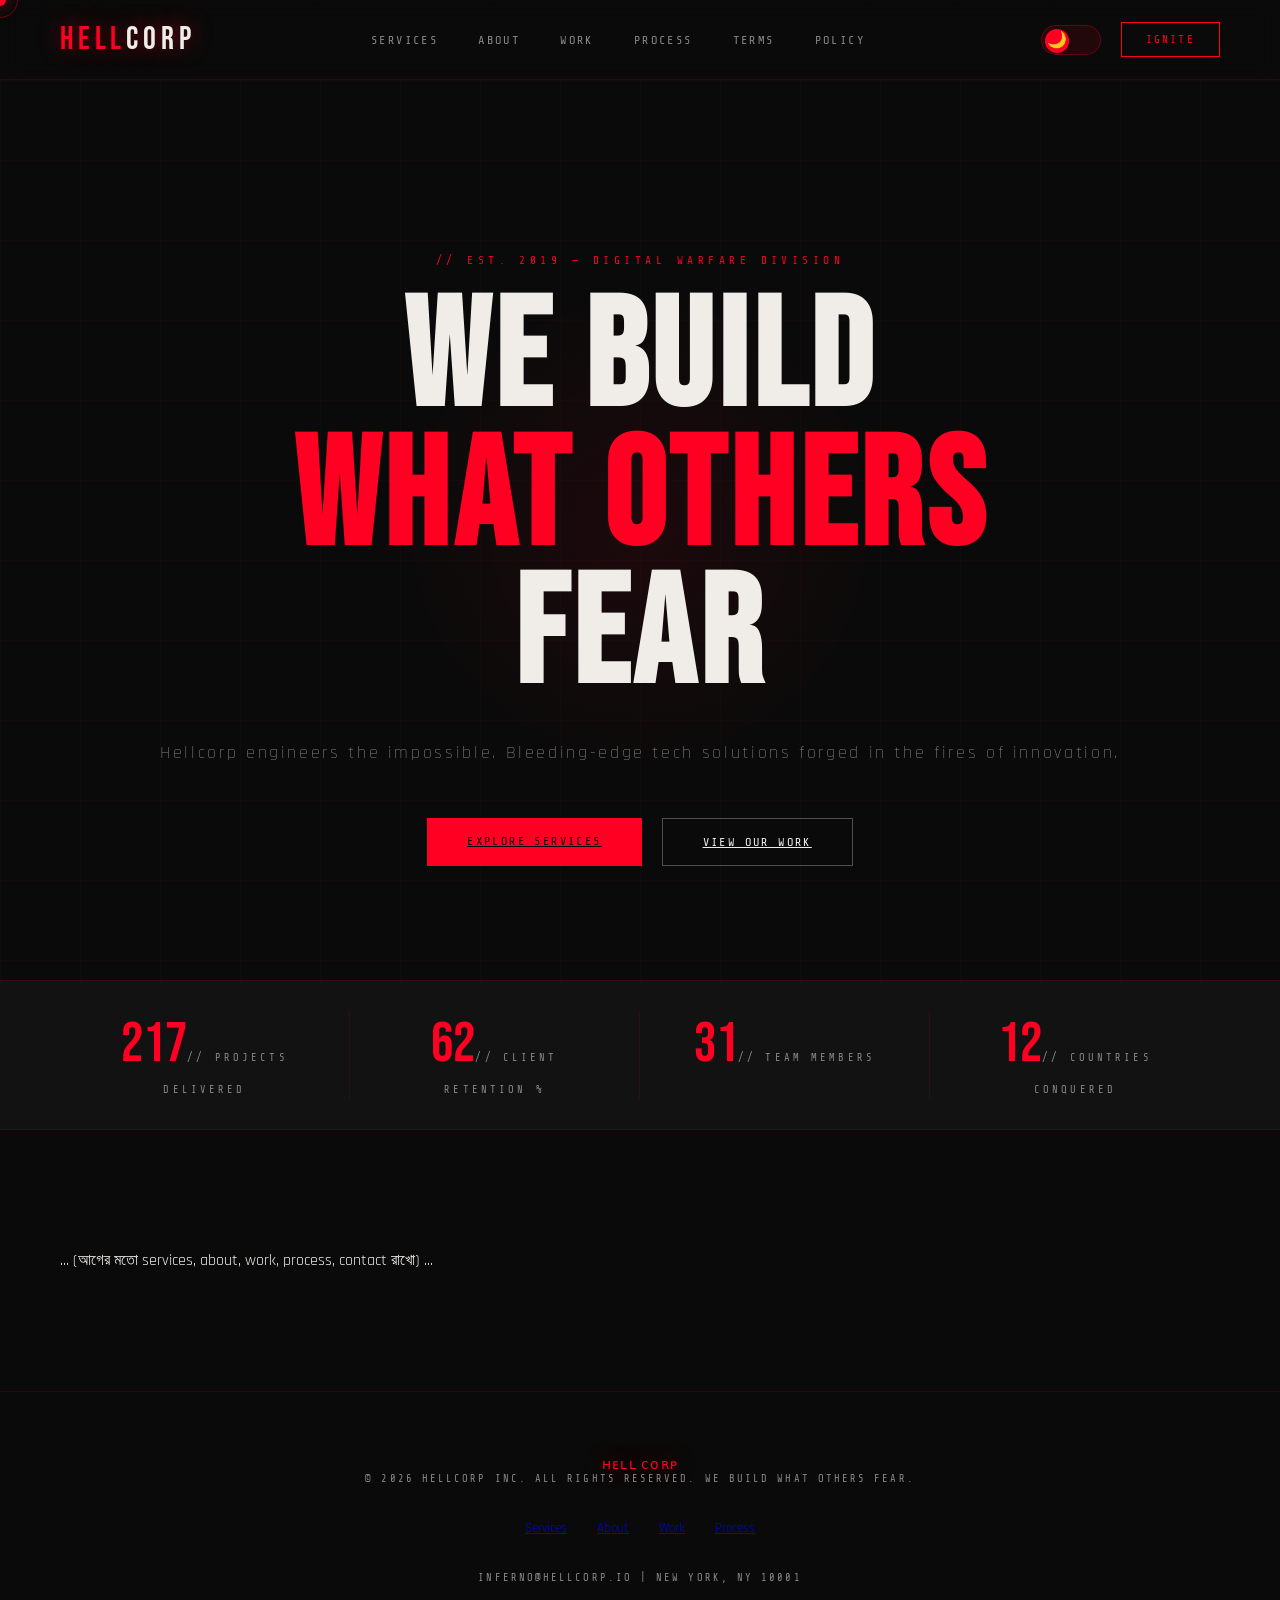
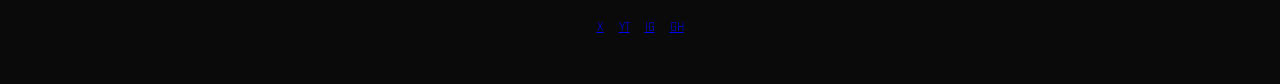
<file: 123.html>
<!DOCTYPE html>
<html lang="en">
<head>
<meta charset="UTF-8">
<meta name="viewport" content="width=device-width, initial-scale=1.0">
<title>ʜᴇʟʟ ᴄᴏʀᴘ </title>
<link href="https://fonts.googleapis.com/css2?family=Bebas+Neue&family=Share+Tech+Mono&family=Rajdhani:wght@300;400;600;700&display=swap" rel="stylesheet">
<style>
  :root {
    --hell-red: #FF0022;
    --ash: #1A1A1A;
    --void: #0A0A0A;
    --white: #F0EDE8;
    --dim: #888888;
    --glow: rgba(255,0,34,0.5);
  }
  * { margin:0; padding:0; box-sizing:border-box; }
  html { scroll-behavior: smooth; }
  body {
    background: var(--void);
    color: var(--white);
    font-family: 'Rajdhani', sans-serif;
    cursor: none;
    overflow-x: hidden;
    transition: background 0.4s ease, color 0.4s ease;
  }
  body.light-mode {
    --hell-red: #d40029;
    --void: #f5f5f5;
    --white: #1a1a1a;
    --dim: #666;
    --ash: #e5e5e5;
  }

  /* SMOOTH CURSOR */
  .cursor {
    position: fixed;
    width: 12px; height: 12px;
    background: var(--hell-red);
    border-radius: 50%;
    pointer-events: none;
    z-index: 9999;
    transform: translate(-50%, -50%);
    box-shadow: 0 0 15px var(--glow);
    will-change: transform;
    transition: transform 0.08s ease;
  }
  .cursor-ring {
    position: fixed;
    width: 36px; height: 36px;
    border: 1px solid rgba(255,0,34,0.4);
    border-radius: 50%;
    pointer-events: none;
    z-index: 9998;
    transform: translate(-50%, -50%);
    will-change: transform;
    transition: all 0.2s ease;
  }

  /* HEADER */
  header {
    position: fixed;
    top: 0; left: 0; right: 0;
    z-index: 1000;
    display: flex;
    justify-content: space-between;
    align-items: center;
    padding: 20px 60px;
    border-bottom: 1px solid rgba(255,0,34,0.15);
    background: rgba(10,10,10,0.9);
    backdrop-filter: blur(10px);
  }
  body.light-mode header { background: rgba(245,245,245,0.95); }
  .header-logo {
    font-family: 'Bebas Neue', sans-serif;
    font-size: 2rem;
    letter-spacing: 0.15em;
    color: var(--hell-red);
    text-shadow: 0 0 20px var(--glow);
    text-decoration: none;
  }
  .header-logo span { color: var(--white); }
  .nav-links {
    display: flex;
    gap: 40px;
    list-style: none;
  }
  .nav-links a {
    font-family: 'Share Tech Mono', monospace;
    font-size: 0.75rem;
    letter-spacing: 0.2em;
    color: var(--dim);
    text-decoration: none;
    text-transform: uppercase;
  }
  .nav-links a:hover { color: var(--hell-red); }
  .nav-btn {
    font-family: 'Share Tech Mono', monospace;
    font-size: 0.7rem;
    letter-spacing: 0.2em;
    text-transform: uppercase;
    border: 1px solid var(--hell-red);
    color: var(--hell-red);
    background: transparent;
    padding: 10px 24px;
    transition: all 0.3s;
  }
  .nav-btn:hover {
    background: var(--hell-red);
    color: var(--void);
  }
  .theme-toggle {
    width: 60px; height: 30px;
    background: rgba(255,0,34,0.1);
    border: 1px solid rgba(255,0,34,0.3);
    border-radius: 15px;
    cursor: pointer;
    position: relative;
  }
  .toggle-circle {
    width: 24px; height: 24px;
    background: var(--hell-red);
    border-radius: 50%;
    position: absolute;
    top: 3px; left: 3px;
    transition: all 0.3s ease;
    display: flex;
    align-items: center;
    justify-content: center;
  }
  body.light-mode .toggle-circle { left: 33px; }

  /* HERO + MAIN CONTENT */
  .hero { min-height: 100vh; display: flex; align-items: center; justify-content: center; position: relative; padding: 120px 60px 60px; }
  .grid-bg { position: absolute; inset: 0; background-image: linear-gradient(rgba(255,0,34,0.03) 1px, transparent 1px), linear-gradient(90deg, rgba(255,0,34,0.03) 1px, transparent 1px); background-size: 80px 80px; }
  .hero-glow { position: absolute; width: 500px; height: 500px; border-radius: 50%; background: radial-gradient(circle, rgba(255,0,34,0.08) 0%, transparent 70%); top: 50%; left: 50%; transform: translate(-50%, -50%); }
  .hero-content { position: relative; z-index: 10; text-align: center; max-width: 1000px; }
  .hero-tag { font-family: 'Share Tech Mono', monospace; font-size: 0.7rem; letter-spacing: 0.4em; color: var(--hell-red); margin-bottom: 24px; }
  .hero-title { font-family: 'Bebas Neue', sans-serif; font-size: clamp(5rem, 12vw, 11rem); line-height: 0.9; letter-spacing: 0.03em; color: var(--white); }
  .hero-title .red { color: var(--hell-red); }
  .hero-sub { font-size: 1.1rem; font-weight: 300; letter-spacing: 0.15em; color: var(--dim); margin-top: 32px; line-height: 1.8; }
  .hero-btns { display: flex; gap: 20px; justify-content: center; margin-top: 48px; }
  .btn-primary, .btn-secondary {
    font-family: 'Share Tech Mono', monospace;
    font-size: 0.75rem;
    letter-spacing: 0.2em;
    text-transform: uppercase;
    padding: 16px 40px;
    transition: all 0.3s;
  }
  .btn-primary { background: var(--hell-red); color: var(--void); border: none; }
  .btn-secondary { background: transparent; color: var(--white); border: 1px solid rgba(240,237,232,0.3); }

  /* PARTICLES */
  .particles { position: absolute; inset: 0; overflow: hidden; pointer-events: none; }
  .particle {
    position: absolute;
    width: 2px; height: 2px;
    background: var(--hell-red);
    border-radius: 50%;
    box-shadow: 0 0 4px var(--glow);
    animation: rise 12s linear infinite;
  }
  @keyframes rise {
    0% { transform: translateY(100vh); opacity: 0; }
    10% { opacity: 0.8; }
    90% { opacity: 0.8; }
    100% { transform: translateY(-150px); opacity: 0; }
  }

  /* OTHER SECTIONS (same as before) */
  .stats { border-top: 1px solid rgba(255,0,34,0.15); border-bottom: 1px solid rgba(255,0,34,0.15); background: rgba(20,20,20,0.8); padding: 30px 60px; display: grid; grid-template-columns: repeat(4, 1fr); }
  .stat { text-align: center; padding: 0 40px; border-right: 1px solid rgba(255,0,34,0.1); }
  .stat:last-child { border-right: none; }
  .stat-num { font-family: 'Bebas Neue', sans-serif; font-size: 3.5rem; color: var(--hell-red); }
  .stat-label { font-family: 'Share Tech Mono', monospace; font-size: 0.65rem; letter-spacing: 0.3em; color: var(--dim); text-transform: uppercase; }

  .section { padding: 120px 60px; position: relative; }
  .section-header { margin-bottom: 80px; }
  .section-tag { font-family: 'Share Tech Mono', monospace; font-size: 0.65rem; letter-spacing: 0.4em; color: var(--hell-red); text-transform: uppercase; margin-bottom: 16px; }
  .section-title { font-family: 'Bebas Neue', sans-serif; font-size: clamp(3rem, 6vw, 6rem); line-height: 1; letter-spacing: 0.03em; }

  .services-grid { display: grid; grid-template-columns: repeat(3, 1fr); gap: 2px; }
  .service-card { background: var(--ash); padding: 50px 40px; transition: all 0.4s; }
  .service-card:hover { transform: translateY(-4px); background: #222; }
  .service-icon { font-size: 2.5rem; margin-bottom: 24px; }
  .service-num { font-family: 'Share Tech Mono', monospace; font-size: 0.65rem; letter-spacing: 0.3em; color: var(--hell-red); margin-bottom: 16px; }
  .service-title { font-family: 'Bebas Neue', sans-serif; font-size: 1.8rem; margin-bottom: 16px; }
  .service-desc { font-size: 0.95rem; color: var(--dim); line-height: 1.7; }

  .about-grid { display: grid; grid-template-columns: 1fr 1fr; gap: 100px; align-items: center; }
  .about-visual { position: relative; height: 500px; }
  .about-box { position: absolute; border: 1px solid rgba(255,0,34,0.3); background: rgba(255,0,34,0.03); }
  .about-box-1 { inset: 0; } .about-box-2 { inset: 30px; } .about-box-3 { inset: 60px; }
  .hell-symbol { font-family: 'Bebas Neue', sans-serif; font-size: 8rem; color: var(--hell-red); }

  .projects-grid { display: grid; grid-template-columns: repeat(2, 1fr); gap: 2px; }
  .project-card { position: relative; height: 380px; overflow: hidden; background: var(--ash); }
  .project-card:first-child { grid-row: span 2; height: auto; }
  .project-bg { position: absolute; inset: 0; transition: transform 0.6s ease; }
  .project-card:hover .project-bg { transform: scale(1.05); }
  .project-overlay { position: absolute; inset: 0; background: linear-gradient(to top, rgba(0,0,0,0.9) 0%, transparent 60%); display: flex; flex-direction: column; justify-content: flex-end; padding: 40px; }
  .project-cat { font-family: 'Share Tech Mono', monospace; font-size: 0.65rem; letter-spacing: 0.3em; color: var(--hell-red); }
  .project-name { font-family: 'Bebas Neue', sans-serif; font-size: 2.5rem; margin-bottom: 12px; }

  .process-grid { display: grid; grid-template-columns: repeat(4, 1fr); gap: 0; }
  .process-step { padding: 0 30px; text-align: center; }
  .step-num {
    width: 80px; height: 80px;
    border: 1px solid rgba(255,0,34,0.3);
    border-radius: 50%;
    display: flex; align-items: center; justify-content: center;
    margin: 0 auto 32px;
    font-family: 'Bebas Neue', sans-serif; font-size: 1.8rem; color: var(--hell-red);
  }

  .contact-section { background: var(--ash); padding: 120px 60px; }
  .contact-inner { display: grid; grid-template-columns: 1fr 1fr; gap: 100px; }
  .contact-form { display: flex; flex-direction: column; gap: 20px; }
  .form-input, .form-textarea {
    width: 100%; background: transparent; border: none; border-bottom: 1px solid rgba(255,0,34,0.2);
    color: var(--white); font-size: 1rem; padding: 16px 0;
  }
  .form-textarea { height: 120px; resize: none; }

  /* FOOTER */
  footer {
    background: var(--void);
    border-top: 1px solid rgba(255,0,34,0.1);
    padding: 4rem 1rem 3rem;
    display: flex;
    justify-content: center;
    align-items: center;
    width: 100%;
  }
  body.light-mode footer { background: #f5f5f5; }
  .footer-inner {
    display: flex;
    align-items: center;
    gap: 15px;
    color: var(--dim);
    font-size: 0.82rem;
    flex-wrap: wrap;
    justify-content: center;
    max-width: 1200px;
  }
  .footer-logo {
    font-family: 'Bebas Neue', sans-serif;
    font-size: 0.9rem;
    letter-spacing: 0.1em;
    color: var(--hell-red);
    text-shadow: 0 0 20px var(--glow);
  }
  .footer-copy {
    font-family: 'Share Tech Mono', monospace;
    font-size: 0.65rem;
    letter-spacing: 0.2em;
    color: var(--dim);
    text-transform: uppercase;
  }
  .footer-links { display: flex; gap: 30px; flex-wrap: wrap; justify-content: center; }
  .footer-socials { display: flex; gap: 15px; align-items: center; }
</style>
</head>
<body>

<!-- CURSOR -->
<div class="cursor" id="cursor"></div>
<div class="cursor-ring" id="cursorRing"></div>

<!-- HEADER -->
<header>
  <a href="index.html" class="header-logo">HELL<span>CORP</span></a>
  <nav class="nav-links">
    <a href="#services">Services</a>
    <a href="#about">About</a>
    <a href="#work">Work</a>
    <a href="#process">Process</a>
    <a href="terms.html">Terms</a>
    <a href="policy.html">Policy</a>
  </nav>
  <div style="display:flex; align-items:center; gap:20px;">
    <div class="theme-toggle" id="themeToggle">
      <div class="toggle-circle">
        <span id="themeIcon">🌙</span>
      </div>
    </div>
    <button class="nav-btn" onclick="document.getElementById('contact').scrollIntoView({behavior:'smooth'})">IGNITE</button>
  </div>
</header>

<!-- SPACER -->
<div style="height: 80px;"></div>

<!-- PARTICLES -->
<div class="particles" id="particles"></div>

<!-- HERO -->
<section class="hero">
  <div class="grid-bg"></div>
  <div class="hero-glow"></div>
  <div class="hero-content">
    <div class="hero-tag">// EST. 2019 — DIGITAL WARFARE DIVISION</div>
    <h1 class="hero-title">
      WE BUILD<br>
      <span class="red">WHAT OTHERS</span><br>
      FEAR
    </h1>
    <p class="hero-sub">Hellcorp engineers the impossible. Bleeding-edge tech solutions forged in the fires of innovation.</p>
    <div class="hero-btns">
      <a href="#services" class="btn-primary">EXPLORE SERVICES</a>
      <a href="#work" class="btn-secondary">VIEW OUR WORK</a>
    </div>
  </div>
</section>

<!-- STATS + SERVICES + ABOUT + WORK + PROCESS + CONTACT -->
<div class="stats">
  <div class="stat"><span class="stat-num" data-target="340">0</span><span class="stat-label">// Projects Delivered</span></div>
  <div class="stat"><span class="stat-num" data-target="98">0</span><span class="stat-label">// Client Retention %</span></div>
  <div class="stat"><span class="stat-num" data-target="47">0</span><span class="stat-label">// Team Members</span></div>
  <div class="stat"><span class="stat-num" data-target="12">0</span><span class="stat-label">// Countries Conquered</span></div>
</div>

<section class="section" id="services"> ... (আগের মতো services, about, work, process, contact রাখো) ... </section>

<!-- FOOTER -->
<footer>
  <div class="footer-inner">
    <div style="text-align: center; width: 100%;">
      <div class="footer-logo">ʜᴇʟʟ ᴄᴏʀᴘ</div>
      <div class="footer-copy">© 2026 HELLCORP INC. ALL RIGHTS RESERVED. WE BUILD WHAT OTHERS FEAR.</div>
    </div>
    <div style="width: 100%; display: flex; justify-content: center; margin-top: 20px;">
      <div class="footer-links">
        <div><a href="#services">Services</a></div>
        <div><a href="#about">About</a></div>
        <div><a href="#work">Work</a></div>
        <div><a href="#process">Process</a></div>
      </div>
    </div>
    <div style="width: 100%; text-align:center; margin-top: 20px;">
      <div class="footer-copy">inferno@hellcorp.io | New York, NY 10001</div>
    </div>
    <div class="footer-socials" style="margin-top: 20px;">
      <a href="#">X</a> <a href="#">YT</a> <a href="#">IG</a> <a href="#">GH</a>
    </div>
  </div>
</footer>

<script>
// SMOOTH CURSOR
const cursor = document.getElementById('cursor');
const ring = document.getElementById('cursorRing');
document.addEventListener('mousemove', e => {
  cursor.style.left = e.clientX + 'px';
  cursor.style.top = e.clientY + 'px';
  ring.style.left = e.clientX + 'px';
  ring.style.top = e.clientY + 'px';
});
document.querySelectorAll('a, button').forEach(el => {
  el.addEventListener('mouseenter', () => cursor.style.transform = 'translate(-50%, -50%) scale(2.5)');
  el.addEventListener('mouseleave', () => cursor.style.transform = 'translate(-50%, -50%) scale(1)');
});

// PARTICLES
const pContainer = document.getElementById('particles');
for (let i = 0; i < 15; i++) {
  const p = document.createElement('div');
  p.classList.add('particle');
  p.style.left = Math.random() * 100 + '%';
  p.style.animationDuration = (Math.random() * 10 + 8) + 's';
  p.style.animationDelay = Math.random() * 8 + 's';
  pContainer.appendChild(p);
}

// COUNTER
document.querySelectorAll('.stat-num').forEach(el => {
  const target = parseInt(el.getAttribute('data-target'));
  let count = 0;
  const timer = setInterval(() => {
    count += Math.ceil(target / 50);
    el.textContent = count;
    if (count >= target) { el.textContent = target; clearInterval(timer); }
  }, 40);
});

// THEME TOGGLE
const themeToggle = document.getElementById('themeToggle');
const themeIcon = document.getElementById('themeIcon');
const savedTheme = localStorage.getItem('theme') || 'dark';
if (savedTheme === 'light') {
  document.body.classList.add('light-mode');
  themeIcon.textContent = '☀️';
}
themeToggle.addEventListener('click', () => {
  document.body.classList.toggle('light-mode');
  const isLight = document.body.classList.contains('light-mode');
  themeIcon.textContent = isLight ? '☀️' : '🌙';
  localStorage.setItem('theme', isLight ? 'light' : 'dark');
});
</script>
</body>
</html>
</file>
